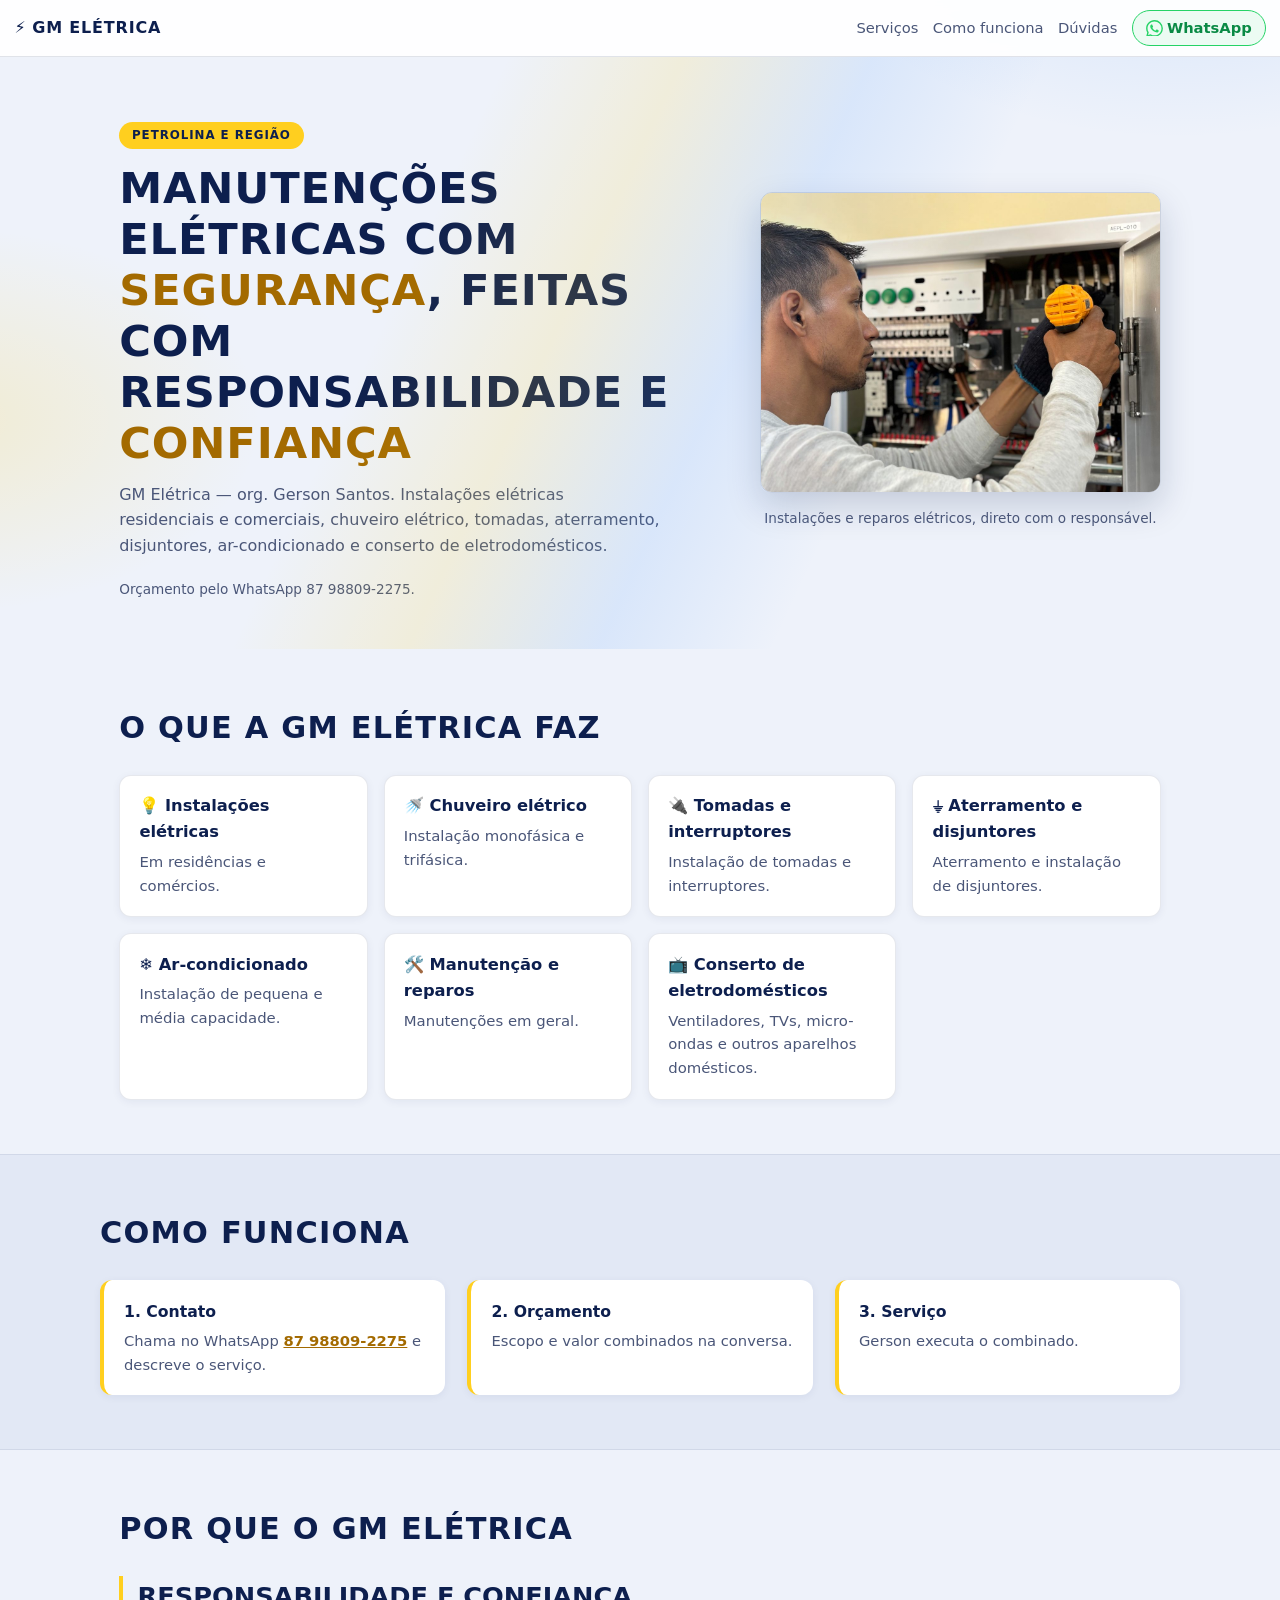
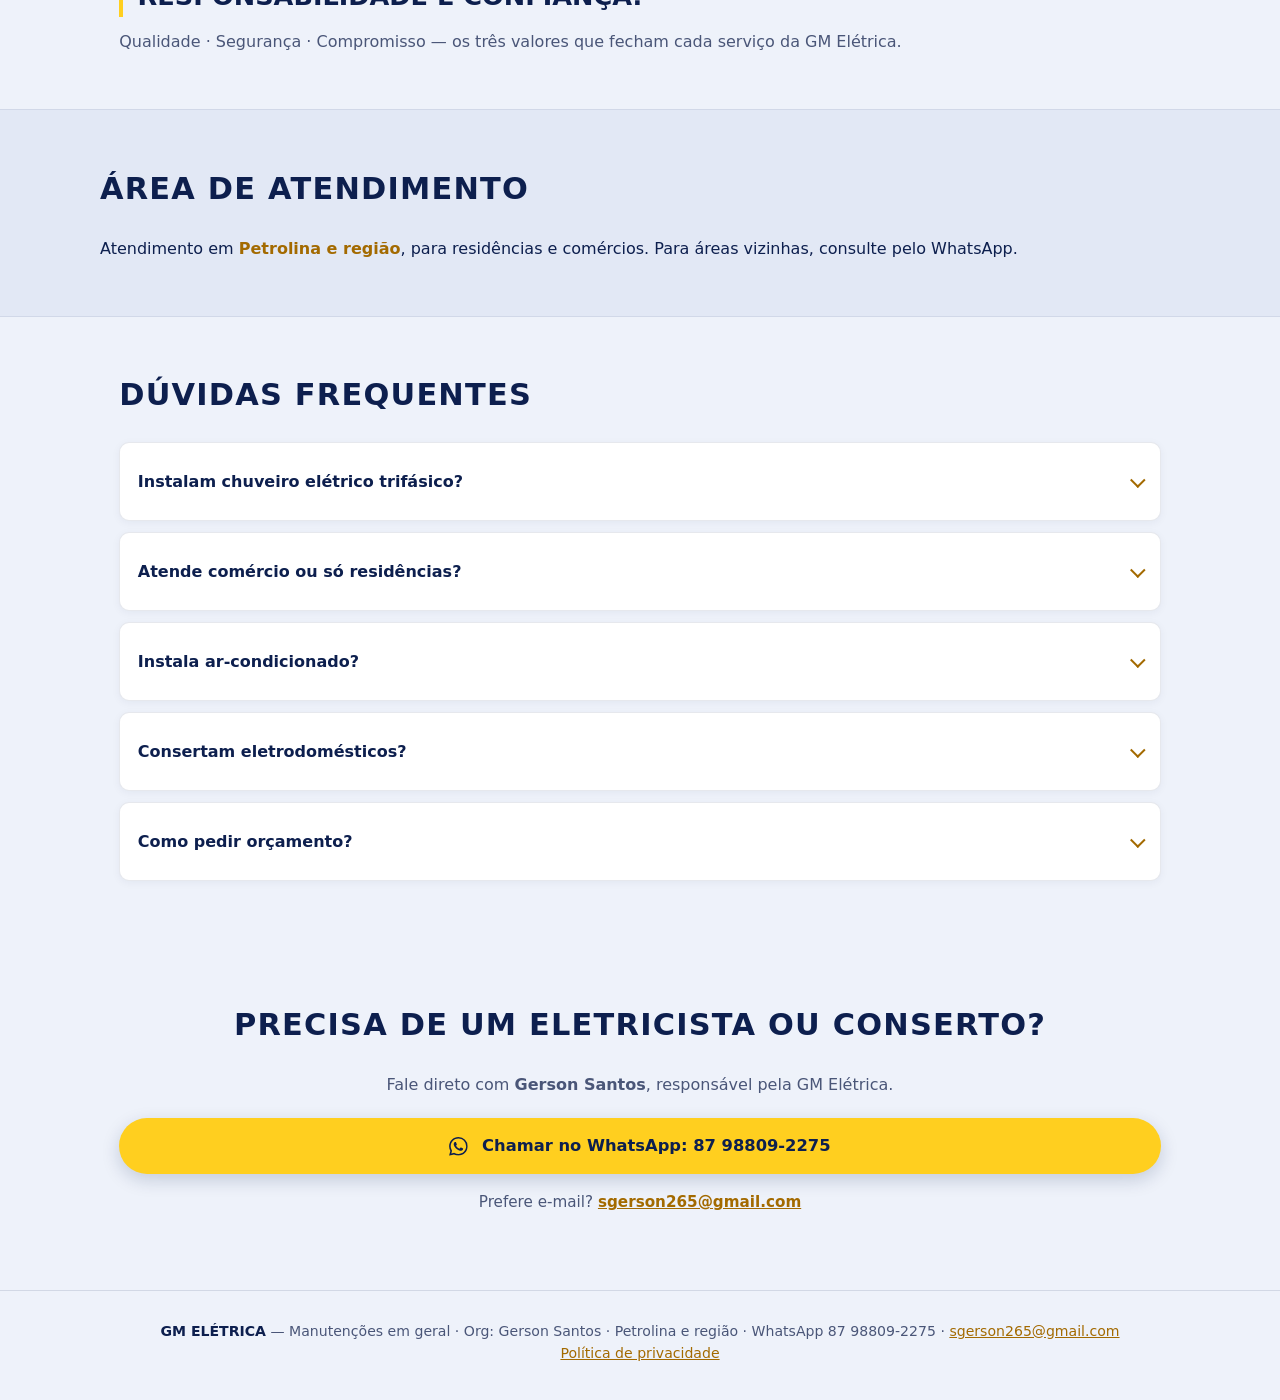
<file: index.html>
<!DOCTYPE html>
<html lang="pt-BR">
<head>
  <meta charset="UTF-8">
  <meta name="viewport" content="width=device-width, initial-scale=1">
  <title>GM Elétrica — Manutenções elétricas e conserto de eletrodomésticos em Petrolina e região</title>
  <meta name="description" content="GM Elétrica: instalações elétricas residenciais e comerciais, chuveiro mono e trifásico, tomadas, aterramento, disjuntores, ar-condicionado e conserto de eletrodomésticos (ventiladores, TVs, micro-ondas) em Petrolina e região. Fale pelo WhatsApp 87 98809-2275.">
  <meta name="robots" content="index,follow">
  <link rel="canonical" href="https://wennington123.github.io/gm-eletrica/">
  <link rel="icon" type="image/svg+xml" href="assets/whatsapp.svg">
  <meta property="og:type" content="website">
  <meta property="og:title" content="GM Elétrica — Manutenções elétricas em Petrolina e região">
  <meta property="og:description" content="Instalações e reparos elétricos com responsabilidade e confiança. Orçamento pelo WhatsApp 87 98809-2275.">
  <meta property="og:url" content="https://wennington123.github.io/gm-eletrica/">
  <meta property="og:image" content="https://wennington123.github.io/gm-eletrica/assets/flyer.jpg">
  <meta property="og:locale" content="pt_BR">
  <meta name="twitter:card" content="summary_large_image">
  <link rel="stylesheet" href="styles.css">
  <script type="application/ld+json">
  {
    "@context": "https://schema.org",
    "@type": "ProfessionalService",
    "name": "GM Elétrica",
    "slogan": "Responsabilidade e confiança",
    "description": "Manutenções elétricas em geral e conserto de eletrodomésticos domésticos: instalações residenciais e comerciais, chuveiro elétrico mono e trifásico, tomadas e interruptores, aterramento e disjuntores, ar-condicionado de pequena e média capacidade, ventiladores, TVs e micro-ondas.",
    "telephone": "+55-87-98809-2275",
    "email": "sgerson265@gmail.com",
    "url": "https://wennington123.github.io/gm-eletrica/",
    "image": "https://wennington123.github.io/gm-eletrica/assets/flyer.jpg",
    "areaServed": [
      { "@type": "City", "name": "Petrolina" },
      { "@type": "AdministrativeArea", "name": "Petrolina e região (Pernambuco)" }
    ],
    "employee": { "@type": "Person", "name": "Gerson Santos" },
    "knowsAbout": [
      "Instalações elétricas residenciais e comerciais",
      "Instalação de chuveiro elétrico monofásico e trifásico",
      "Instalação de tomadas e interruptores",
      "Aterramento",
      "Disjuntores",
      "Instalação de ar-condicionado de pequena e média capacidade",
      "Manutenção e reparos elétricos em geral",
      "Conserto de eletrodomésticos domésticos: ventiladores, TVs e micro-ondas"
    ]
  }
  </script>
  <script type="application/ld+json">
  {
    "@context": "https://schema.org",
    "@type": "FAQPage",
    "mainEntity": [
      {
        "@type": "Question",
        "name": "Instalam chuveiro elétrico trifásico?",
        "acceptedAnswer": { "@type": "Answer", "text": "Sim — monofásico e trifásico, conforme o flyer oficial da GM Elétrica." }
      },
      {
        "@type": "Question",
        "name": "Atende comércio ou só residências?",
        "acceptedAnswer": { "@type": "Answer", "text": "Os dois: a GM Elétrica faz instalações elétricas residenciais e comerciais." }
      },
      {
        "@type": "Question",
        "name": "Instala ar-condicionado?",
        "acceptedAnswer": { "@type": "Answer", "text": "Sim, instalação de ar-condicionado de pequena e média capacidade." }
      },
      {
        "@type": "Question",
        "name": "Consertam eletrodomésticos?",
        "acceptedAnswer": { "@type": "Answer", "text": "Sim: ventiladores, TVs, micro-ondas e outros aparelhos domésticos." }
      },
      {
        "@type": "Question",
        "name": "Como pedir orçamento?",
        "acceptedAnswer": { "@type": "Answer", "text": "Pelo WhatsApp 87 98809-2275, direto com o Gerson." }
      }
    ]
  }
  </script>
</head>
<body>
  <svg xmlns="http://www.w3.org/2000/svg" style="display:none" aria-hidden="true"><symbol id="ic-wa" viewBox="0 0 24 24"><path d="M17.472 14.382c-.297-.149-1.758-.867-2.03-.967-.273-.099-.471-.148-.67.15-.197.297-.767.966-.94 1.164-.173.199-.347.223-.644.075-.297-.15-1.255-.463-2.39-1.475-.883-.788-1.48-1.761-1.653-2.059-.173-.297-.018-.458.13-.606.134-.133.298-.347.446-.52.149-.174.198-.298.298-.497.099-.198.05-.371-.025-.52-.075-.149-.669-1.612-.916-2.207-.242-.579-.487-.5-.669-.51-.173-.008-.371-.01-.57-.01-.198 0-.52.074-.792.372-.272.297-1.04 1.016-1.04 2.479 0 1.462 1.065 2.875 1.213 3.074.149.198 2.096 3.2 5.077 4.487.709.306 1.262.489 1.694.625.712.227 1.36.195 1.871.118.571-.085 1.758-.719 2.006-1.413.248-.694.248-1.289.173-1.413-.074-.124-.272-.198-.57-.347m-5.421 7.403h-.004a9.87 9.87 0 01-5.031-1.378l-.361-.214-3.741.982.998-3.648-.235-.374a9.86 9.86 0 01-1.51-5.26c.001-5.45 4.436-9.884 9.888-9.884 2.64 0 5.122 1.03 6.988 2.898a9.825 9.825 0 012.893 6.994c-.003 5.45-4.437 9.884-9.885 9.884m8.413-18.297A11.815 11.825 0 0012.05 0C5.495 0 .16 5.335.157 11.892c0 2.096.547 4.142 1.588 5.945L.057 24l6.305-1.654a11.882 11.882 0 005.683 1.448h.005c6.554 0 11.89-5.335 11.893-11.893a11.821 11.821 0 00-3.48-8.413Z"/></symbol></svg>
  <header class="topbar">
    <a class="brand" href="#topo">⚡ <strong>GM ELÉTRICA</strong></a>
    <nav aria-label="Navegação principal">
      <a href="#servicos">Serviços</a>
      <a href="#como-funciona">Como funciona</a>
      <a href="#faq">Dúvidas</a>
      <a class="btn-nav" href="https://wa.me/5587988092275?text=Ol%C3%A1!%20Encontrei%20a%20p%C3%A1gina%20da%20GM%20El%C3%A9trica%20e%20gostaria%20de%20pedir%20um%20or%C3%A7amento."><svg class="ic-wa" aria-hidden="true"><use href="#ic-wa"/></svg>WhatsApp</a>
    </nav>
  </header>

  <main id="topo">
    <section class="hero">
      <div class="hero-text">
        <p class="kicker">Petrolina e região</p>
        <h1>Manutenções elétricas com <em>segurança</em>, feitas com responsabilidade e <em>confiança</em></h1>
        <p class="lead">GM Elétrica — org. Gerson Santos. Instalações elétricas residenciais e comerciais, chuveiro elétrico, tomadas, aterramento, disjuntores, ar-condicionado e conserto de eletrodomésticos.</p>
        <p class="hero-note">Orçamento pelo WhatsApp 87 98809-2275.</p>
      </div>
      <figure class="hero-media">
        <img src="assets/servico.jpg" alt="Eletricista trabalhando em quadro de disjuntores e painel elétrico" width="1260" height="945">
        <figcaption class="hero-note">Instalações e reparos elétricos, direto com o responsável.</figcaption>
      </figure>
    </section>

    <section id="servicos" class="section">
      <h2>O que a GM Elétrica faz</h2>
      <div class="grid">
        <article class="card"><h3>💡 Instalações elétricas</h3><p>Em residências e comércios.</p></article>
        <article class="card"><h3>🚿 Chuveiro elétrico</h3><p>Instalação monofásica e trifásica.</p></article>
        <article class="card"><h3>🔌 Tomadas e interruptores</h3><p>Instalação de tomadas e interruptores.</p></article>
        <article class="card"><h3>⏚ Aterramento e disjuntores</h3><p>Aterramento e instalação de disjuntores.</p></article>
        <article class="card"><h3>❄️ Ar-condicionado</h3><p>Instalação de pequena e média capacidade.</p></article>
        <article class="card"><h3>🛠️ Manutenção e reparos</h3><p>Manutenções em geral.</p></article>
        <article class="card"><h3>📺 Conserto de eletrodomésticos</h3><p>Ventiladores, TVs, micro-ondas e outros aparelhos domésticos.</p></article>
      </div>
    </section>

    <section id="como-funciona" class="section alt">
      <h2>Como funciona</h2>
      <ol class="steps">
        <li><h3>1. Contato</h3><p>Chama no WhatsApp <a href="https://wa.me/5587988092275">87 98809-2275</a> e descreve o serviço.</p></li>
        <li><h3>2. Orçamento</h3><p>Escopo e valor combinados na conversa.</p></li>
        <li><h3>3. Serviço</h3><p>Gerson executa o combinado.</p></li>
      </ol>
    </section>

    <section id="por-que" class="section">
      <h2>Por que o GM Elétrica</h2>
      <blockquote class="tagline">Responsabilidade e confiança.</blockquote>
      <p class="values-line">Qualidade · Segurança · Compromisso — os três valores que fecham cada serviço da GM Elétrica.</p>
    </section>

    <section id="regiao" class="section alt">
      <h2>Área de atendimento</h2>
      <p>Atendimento em <strong>Petrolina e região</strong>, para residências e comércios. Para áreas vizinhas, consulte pelo WhatsApp.</p>
    </section>

    <section id="faq" class="section">
      <h2>Dúvidas frequentes</h2>
      <details><summary>Instalam chuveiro elétrico trifásico?</summary><p>Sim — monofásico e trifásico, conforme o flyer oficial da GM Elétrica.</p></details>
      <details><summary>Atende comércio ou só residências?</summary><p>Os dois: instalações elétricas residenciais e comerciais.</p></details>
      <details><summary>Instala ar-condicionado?</summary><p>Sim, de pequena e média capacidade.</p></details>
      <details><summary>Consertam eletrodomésticos?</summary><p>Sim: ventiladores, TVs, micro-ondas e outros aparelhos domésticos.</p></details>
      <details><summary>Como pedir orçamento?</summary><p>Pelo WhatsApp 87 98809-2275, direto com o Gerson.</p></details>
    </section>

    <section id="contato" class="section cta-final">
      <h2>Precisa de um eletricista ou conserto?</h2>
      <p>Fale direto com <strong>Gerson Santos</strong>, responsável pela GM Elétrica.</p>
      <a class="btn-wa big" data-primary-cta href="https://wa.me/5587988092275?text=Ol%C3%A1!%20Encontrei%20a%20p%C3%A1gina%20da%20GM%20El%C3%A9trica%20e%20gostaria%20de%20pedir%20um%20or%C3%A7amento."><svg class="ic-wa" aria-hidden="true"><use href="#ic-wa"/></svg>Chamar no WhatsApp: 87 98809-2275</a>
      <p class="email-line">Prefere e-mail? <a href="mailto:sgerson265@gmail.com">sgerson265@gmail.com</a></p>
    </section>
  </main>

  <footer class="footer">
    <p><strong>GM ELÉTRICA</strong> — Manutenções em geral · Org: Gerson Santos · Petrolina e região · WhatsApp 87 98809-2275 · <a href="mailto:sgerson265@gmail.com">sgerson265@gmail.com</a></p>
    <p><a href="privacidade.html">Política de privacidade</a></p>
  </footer>
</body>
</html>
</file>
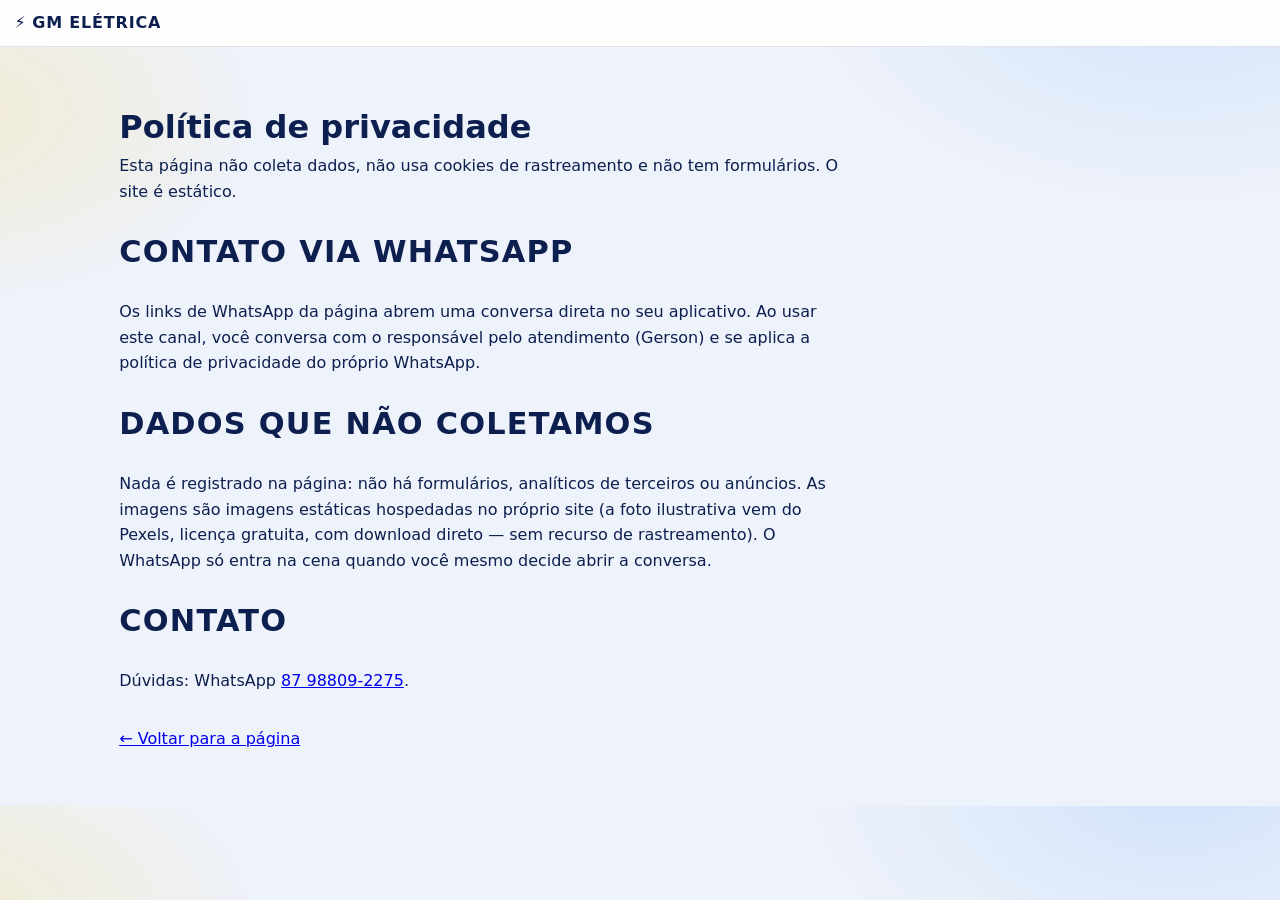
<file: privacidade.html>
<!DOCTYPE html>
<html lang="pt-BR">
<head>
  <meta charset="UTF-8">
  <meta name="viewport" content="width=device-width, initial-scale=1">
  <title>Política de privacidade — GM Elétrica</title>
  <meta name="robots" content="noindex,follow">
  <meta name="description" content="Política de privacidade da página da GM Elétrica.">
  <link rel="stylesheet" href="styles.css">
</head>
<body>
  <header class="topbar">
    <a class="brand" href="index.html">⚡ <strong>GM ELÉTRICA</strong></a>
  </header>

  <main class="section">
    <h1>Política de privacidade</h1>
    <p style="color:var(--cinza);max-width:46rem;">Esta página não coleta dados, não usa cookies de rastreamento e não tem formulários. O site é estático.</p>
    <div style="max-width:46rem;">
      <h2 style="margin-top:1.5rem;">Contato via WhatsApp</h2>
      <p>Os links de WhatsApp da página abrem uma conversa direta no seu aplicativo. Ao usar este canal, você conversa com o responsável pelo atendimento (Gerson) e se aplica a política de privacidade do próprio WhatsApp.</p>
      <h2 style="margin-top:1.5rem;">Dados que não coletamos</h2>
      <p>Nada é registrado na página: não há formulários, analíticos de terceiros ou anúncios. As imagens são imagens estáticas hospedadas no próprio site (a foto ilustrativa vem do Pexels, licença gratuita, com download direto — sem recurso de rastreamento). O WhatsApp só entra na cena quando você mesmo decide abrir a conversa.</p>
      <h2 style="margin-top:1.5rem;">Contato</h2>
      <p>Dúvidas: WhatsApp <a href="https://wa.me/5587988092275">87 98809-2275</a>.</p>
      <p style="margin-top:2rem;"><a href="index.html">← Voltar para a página</a></p>
    </div>
  </main>
</body>
</html>
</file>
<file: styles.css>
/* Mobile-first — tema claro para máxima visibilidade (brand: azul-marinho + amarelo) */
:root {
  --fundo: #eef2fa;
  --fundo-alt: #e2e8f5;
  --superficie: #ffffff;
  --texto: #0d1f4e;
  --texto-suave: #4a5678;
  --amarelo: #ffcf1f;
  --amarelo-claro: #ffe066;
  --destaque: #a36a00; /* âmbar escuro para acentos em fundo claro */
  --verde-wa: #25d366;
  --tap: 48px; /* alvo mínimo de toque */
}

* { box-sizing: border-box; margin: 0; padding: 0; }

body {
  font-family: system-ui, -apple-system, "Segoe UI", Roboto, sans-serif;
  background:
    radial-gradient(620px 380px at 92% -3%, rgba(64, 146, 255, .16), transparent 60%),
    radial-gradient(520px 320px at -4% 14%, rgba(255, 207, 31, .18), transparent 60%),
    var(--fundo);
  color: var(--texto);
  line-height: 1.6;
}

/* ---------- Ícone WhatsApp ---------- */
.ic-wa {
  width: 1.15em;
  height: 1.15em;
  fill: currentColor;
  flex: none;
  margin-right: .5em;
}

/* ---------- Topbar (mobile: só logo + CTA curto) ---------- */
.topbar {
  position: sticky;
  top: 0;
  z-index: 10;
  display: flex;
  align-items: center;
  justify-content: space-between;
  gap: .6rem;
  padding: .65rem .9rem;
  background: rgba(255, 255, 255, .92);
  border-bottom: 1px solid rgba(13, 31, 78, .12);
  backdrop-filter: blur(6px);
}

.brand {
  color: var(--texto);
  text-decoration: none;
  font-size: 1rem;
  letter-spacing: .05em;
  white-space: nowrap;
}

.topbar nav { display: flex; gap: .9rem; align-items: center; }

.topbar nav a {
  color: var(--texto-suave);
  text-decoration: none;
  font-size: .8rem;
  min-height: var(--tap);
  display: inline-flex;
  align-items: center;
}

.topbar nav a[href^="#"] { display: none; } /* no celular: topbar mostra só a marca */

.topbar nav a[href^="#"]:hover { color: var(--texto); }

.btn-nav {
  border: 1px solid var(--verde-wa);
  color: #0a8a45 !important;
  border-radius: 999px;
  padding: .3rem .8rem;
  background: rgba(37, 211, 102, .08);
  font-weight: 700;
}

.btn-nav .ic-wa { color: var(--verde-wa); margin-right: .3em; }

/* ---------- Hero (mobile: 1 coluna, imagem de serviço primeiro) ---------- */
.hero {
  display: grid;
  grid-template-columns: 1fr;
  gap: 1.6rem;
  max-width: 1080px;
  margin: 0 auto;
  padding: 2.2rem 1.1rem 2.4rem;
  position: relative;
}

.hero::after { content: none; }

.kicker {
  display: inline-block;
  color: var(--texto);
  background: var(--amarelo);
  font-weight: 700;
  letter-spacing: .08em;
  text-transform: uppercase;
  font-size: .74rem;
  border-radius: 999px;
  padding: .25rem .8rem;
}

.hero h1 {
  font-size: 1.65rem;
  line-height: 1.18;
  margin: .9rem 0 .8rem;
  text-transform: uppercase;
  letter-spacing: .02em;
}

.hero h1 em { font-style: normal; color: var(--destaque); }

.lead { color: var(--texto-suave); margin-bottom: 1.3rem; }

.btn-wa {
  display: flex;
  align-items: center;
  justify-content: center;
  gap: .35em;
  min-height: 56px;
  background: var(--amarelo);
  color: var(--texto);
  font-weight: 800;
  font-size: 1.02rem;
  text-decoration: none;
  text-align: center;
  border-radius: 999px;
  box-shadow: 0 6px 18px rgba(13, 31, 78, .18);
  transition: transform .15s ease, box-shadow .15s ease;
}

.btn-wa:hover { transform: translateY(-2px); box-shadow: 0 10px 26px rgba(13, 31, 78, .28); }

.hero-note { color: var(--texto-suave); font-size: .82rem; margin-top: .7rem; }

.hero-media { order: -1; margin: 0 auto; max-width: 420px; }

.hero-media img {
  width: 100%;
  height: auto;
  border-radius: 12px;
  border: 1px solid rgba(13, 31, 78, .15);
  box-shadow: 0 14px 34px rgba(13, 31, 78, .18);
}

.hero-media figcaption { margin-top: .5rem; text-align: center; }

/* ---------- Seções ---------- */
.section { max-width: 1080px; margin: 0 auto; padding: 2.6rem 1.1rem; scroll-margin-top: 64px; }

.section.alt {
  background: var(--fundo-alt);
  border-top: 1px solid rgba(13, 31, 78, .08);
  border-bottom: 1px solid rgba(13, 31, 78, .08);
  max-width: none;
}

.section.alt > * { max-width: 1080px; margin-left: auto; margin-right: auto; }

.section h2 {
  font-size: 1.35rem;
  text-transform: uppercase;
  letter-spacing: .04em;
  margin-bottom: 1.4rem;
}

/* ---------- Serviços ---------- */
.grid { display: grid; grid-template-columns: 1fr; gap: .8rem; }

.card {
  background: var(--superficie);
  border: 1px solid rgba(13, 31, 78, .1);
  border-radius: 12px;
  padding: 1.1rem 1.2rem;
  box-shadow: 0 2px 8px rgba(13, 31, 78, .06);
  transition: border-color .15s ease, box-shadow .15s ease;
}

.card:hover { border-color: var(--amarelo); box-shadow: 0 6px 16px rgba(13, 31, 78, .12); }

.card h3 { color: var(--texto); font-size: 1rem; margin-bottom: .35rem; }

.card p { color: var(--texto-suave); font-size: .92rem; }

/* ---------- Como funciona ---------- */
.steps {
  list-style: none;
  display: grid;
  grid-template-columns: 1fr;
  gap: .9rem;
}

.steps li {
  background: var(--superficie);
  border-radius: 12px;
  padding: 1.15rem 1.25rem;
  border-left: 4px solid var(--amarelo);
  box-shadow: 0 2px 8px rgba(13, 31, 78, .06);
}

.steps h3 { margin-bottom: .35rem; font-size: .98rem; color: var(--texto); }

.steps p { color: var(--texto-suave); font-size: .92rem; }

.steps a { color: var(--destaque); font-weight: 600; }

/* ---------- Valores ---------- */
.tagline {
  border-left: 4px solid var(--amarelo);
  padding-left: .9rem;
  font-size: 1.25rem;
  font-weight: 800;
  text-transform: uppercase;
}

.values-line { color: var(--texto-suave); margin-top: .8rem; }

#regiao strong { color: var(--destaque); }

/* ---------- FAQ ---------- */
details {
  background: var(--superficie);
  border: 1px solid rgba(13, 31, 78, .1);
  border-radius: 10px;
  padding: .9rem 1.1rem;
  margin-bottom: .7rem;
  box-shadow: 0 2px 8px rgba(13, 31, 78, .05);
}

summary {
  cursor: pointer;
  font-weight: 700;
  min-height: var(--tap);
  display: flex;
  align-items: center;
  justify-content: space-between;
  gap: .8rem;
  list-style: none; /* tira o marcador nativo; a seta abaixo é a nossa */
}

summary::-webkit-details-marker { display: none; }

summary::after {
  content: "";
  flex: none;
  width: .55em;
  height: .55em;
  border-right: 2.5px solid var(--destaque);
  border-bottom: 2.5px solid var(--destaque);
  transform: rotate(45deg) translateY(-2px);
  transition: transform .2s ease;
}

details[open] summary::after {
  transform: rotate(225deg) translateY(-2px);
}

details p { color: var(--texto-suave); margin-top: .5rem; }

/* ---------- CTA final ---------- */
.cta-final { text-align: center; }

.cta-final p { color: var(--texto-suave); margin-bottom: 1.3rem; }

.email-line { margin-top: 1rem; font-size: .95rem; }

.email-line a { color: var(--destaque); font-weight: 600; }

/* ---------- Footer ---------- */
.footer {
  border-top: 1px solid rgba(13, 31, 78, .12);
  padding: 1.8rem 1.1rem 2.2rem;
  text-align: center;
  color: var(--texto-suave);
  font-size: .88rem;
}

.footer strong { color: var(--texto); }

.footer a { color: var(--destaque); }

/* ============ Desktop / tablet ============ */
@media (min-width: 800px) {
  .topbar nav a[href^="#"] { display: inline-flex; }
  .topbar nav a { min-height: auto; font-size: .92rem; }

  .hero {
    grid-template-columns: 1.2fr .8fr;
    gap: 2.5rem;
    align-items: center;
    padding: 4rem 1.2rem 3rem;
  }

  .hero::after {
    content: "";
    position: absolute;
    inset: 0;
    background: linear-gradient(115deg, transparent 30%, rgba(255, 207, 31, .14) 43%, rgba(64, 146, 255, .12) 57%, transparent 70%);
    pointer-events: none;
  }

  .hero h1 { font-size: clamp(1.7rem, 4vw, 2.7rem); }

  .lead { max-width: 34rem; }

  .hero-note { font-size: .85rem; }

  .hero-media { order: 0; max-width: none; }

  .section { padding: 3.4rem 1.2rem; }

  .section h2 { font-size: clamp(1.3rem, 3vw, 1.9rem); }

  .grid { grid-template-columns: repeat(auto-fit, minmax(240px, 1fr)); gap: 1rem; }

  .card h3 { font-size: 1.02rem; }
  .card p { font-size: .93rem; }

  .steps { grid-template-columns: repeat(auto-fit, minmax(220px, 1fr)); gap: 1.4rem; }

  .tagline { font-size: clamp(1.2rem, 3vw, 1.6rem); }
}
</file>
